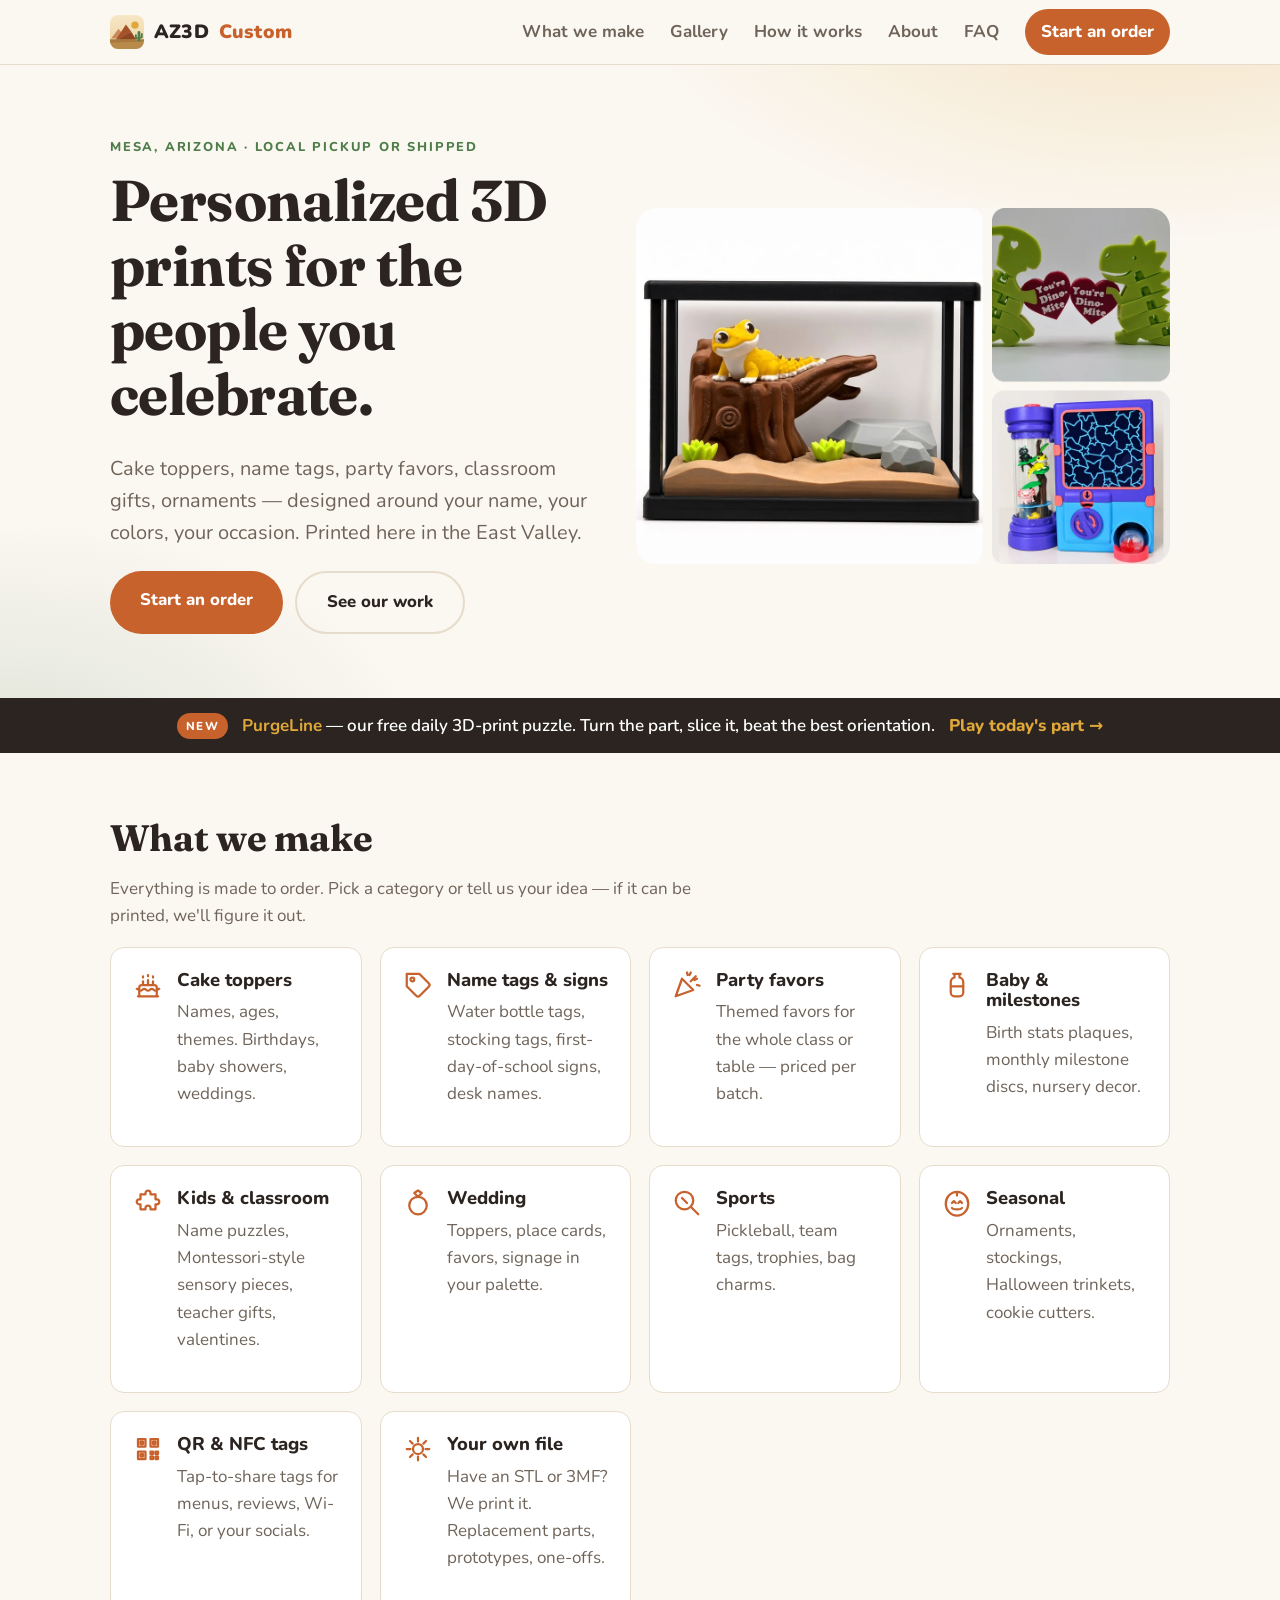
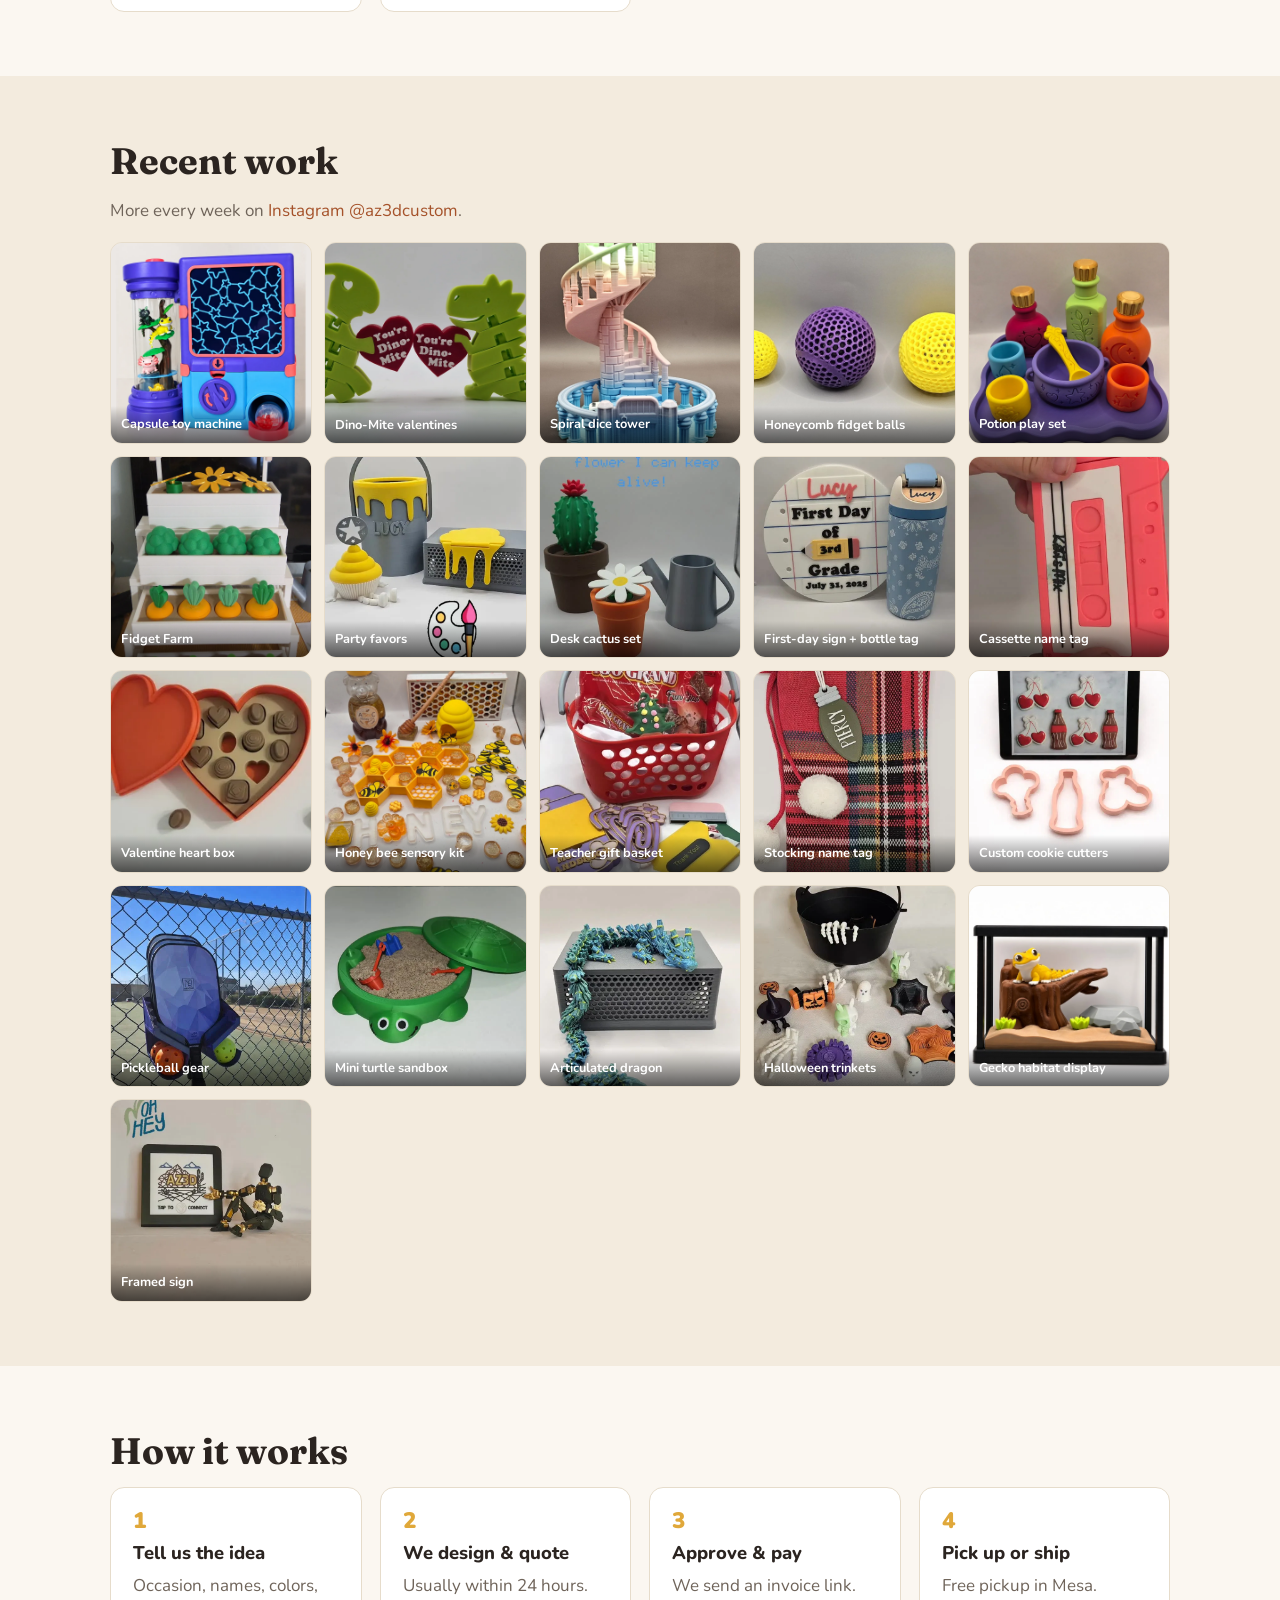
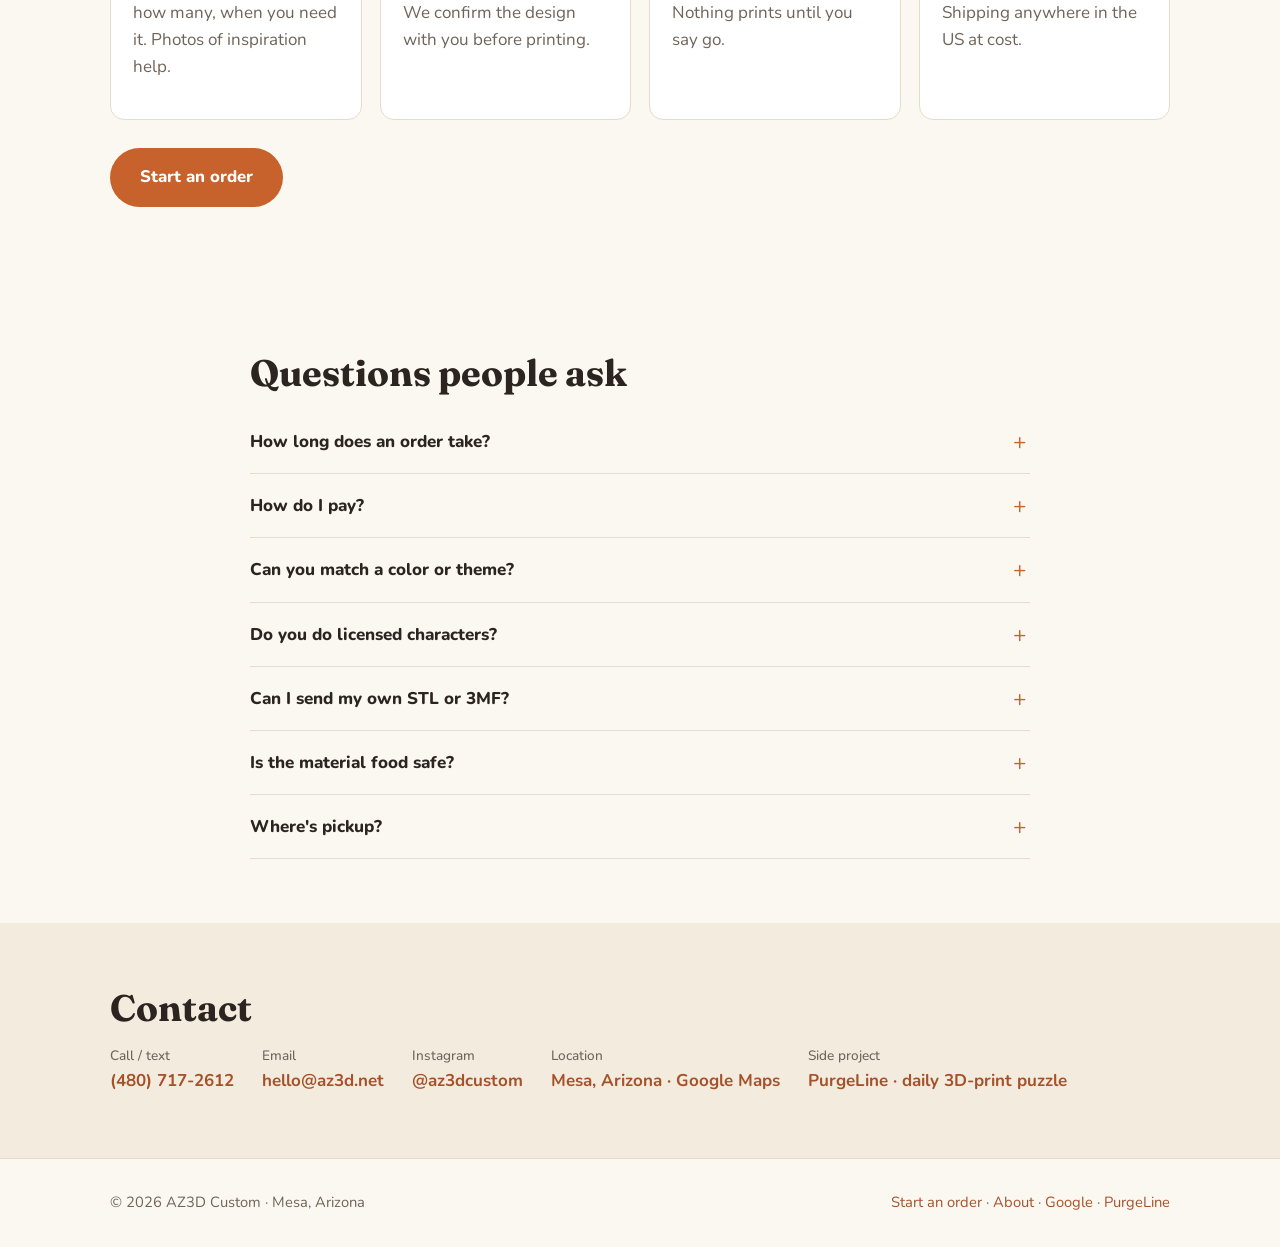
<file: index.html>
<!doctype html>
<html lang="en">
<head>
  <meta charset="utf-8">
  <meta name="viewport" content="width=device-width, initial-scale=1">
  <title>AZ3D Custom — Personalized 3D Prints, Mesa AZ</title>
  <meta name="description" content="Personalized 3D printed cake toppers, name tags, party favors, classroom gifts, ornaments and custom parts. Made in Mesa, Arizona. Local pickup or shipped.">
  <link rel="canonical" href="https://az3d.net/">
  <meta property="og:title" content="AZ3D Custom — Personalized 3D Prints, Mesa AZ">
  <meta property="og:description" content="Cake toppers, name tags, party favors, gifts — personalized and printed in Mesa, Arizona.">
  <meta property="og:image" content="https://az3d.net/assets/img/og.png">
  <meta property="og:image:width" content="1200">
  <meta property="og:image:height" content="630">
  <meta name="twitter:card" content="summary_large_image">
  <meta property="og:type" content="website">
  <link rel="icon" href="assets/mark.svg" type="image/svg+xml">
  <link rel="apple-touch-icon" href="assets/img/logo-256.png">
  <link rel="preconnect" href="https://fonts.googleapis.com">
  <link rel="preconnect" href="https://fonts.gstatic.com" crossorigin>
  <link href="https://fonts.googleapis.com/css2?family=Fraunces:wght@700&family=Nunito:wght@500;700;800;900&display=swap" rel="stylesheet">
  <link rel="stylesheet" href="assets/style.css?v=202609251430">
  <script type="application/ld+json">
  {
    "@context": "https://schema.org",
    "@type": "LocalBusiness",
    "name": "AZ3D Custom",
    "description": "Personalized 3D printed gifts, cake toppers, name tags, party favors and custom parts in Mesa, Arizona.",
    "url": "https://az3d.net/",
    "telephone": "+1-480-717-2612",
    "email": "hello@az3d.net",
    "image": "https://az3d.net/assets/img/logo.webp",
    "sameAs": ["https://www.instagram.com/az3dcustom/", "https://maps.google.com/?cid=6083793129453651787"],
    "address": { "@type": "PostalAddress", "addressLocality": "Mesa", "addressRegion": "AZ", "addressCountry": "US" },
    "areaServed": ["Mesa AZ", "Gilbert AZ", "Chandler AZ", "Tempe AZ", "Queen Creek AZ", "Phoenix AZ", "United States"]
  }
  </script>
  <script type="application/ld+json">
  {"@context": "https://schema.org", "@type": "FAQPage", "mainEntity": [{"@type": "Question", "name": "How long does an order take?", "acceptedAnswer": {"@type": "Answer", "text": "Most single items ship or are ready for pickup 3–5 days after you approve the design. Batches (party favors, class sets) usually 1–2 weeks. Need it faster? Say so in the order form — we'll tell you honestly what's possible."}}, {"@type": "Question", "name": "How do I pay?", "acceptedAnswer": {"@type": "Answer", "text": "Once you approve the design we send an invoice link. Nothing prints until it's paid. No deposits, no surprises."}}, {"@type": "Question", "name": "Can you match a color or theme?", "acceptedAnswer": {"@type": "Answer", "text": "Usually, yes. We stock a wide range of PLA colors and can order specific ones for larger jobs. Send a photo of the party colors or invitation and we'll get close."}}, {"@type": "Question", "name": "Do you do licensed characters?", "acceptedAnswer": {"@type": "Answer", "text": "No — we can't sell prints of trademarked characters or logos. We're happy to design something original in the same spirit (same colors, same vibe, no lawyers)."}}, {"@type": "Question", "name": "Can I send my own STL or 3MF?", "acceptedAnswer": {"@type": "Answer", "text": "Yes. Pick \"Print my own file\" on the order form and drop the file in. We'll check printability and quote it. Replacement parts, prototypes, one-offs all welcome."}}, {"@type": "Question", "name": "Is the material food safe?", "acceptedAnswer": {"@type": "Answer", "text": "Cookie cutters are printed in PLA, which is generally considered fine for short contact with dough. Hand-wash only, don't put them in the dishwasher, and don't use them as long-term food containers."}}, {"@type": "Question", "name": "Where's pickup?", "acceptedAnswer": {"@type": "Answer", "text": "Mesa, AZ — we'll text you the spot when your order's ready. Shipping anywhere in the US is available at cost."}}]}
  </script>
</head>
<body>
<header>
  <div class="wrap">
    <a class="logo" href="./"><img src="assets/mark.svg" alt="">AZ3D <span>Custom</span></a>
    <button class="burger" id="burger" aria-label="Menu" aria-expanded="false"><span></span><span></span><span></span></button>
    <nav id="nav">
      <a href="#make">What we make</a>
      <a href="#gallery">Gallery</a>
      <a href="#how">How it works</a>
      <a href="about.html">About</a>
      <a href="#faq">FAQ</a>
      <a class="btn" href="quote.html">Start an order</a>
    </nav>
  </div>
</header>

<section class="hero">
  <div class="wrap">
    <div>
      <div class="eyebrow">Mesa, Arizona · Local pickup or shipped</div>
      <h1>Personalized 3D prints for the people you celebrate.</h1>
      <p class="lead">Cake toppers, name tags, party favors, classroom gifts, ornaments — designed around your name, your colors, your occasion. Printed here in the East Valley.</p>
      <div class="cta">
        <a class="btn lg" href="quote.html">Start an order</a>
        <a class="btn ghost lg" href="#gallery">See our work</a>
      </div>
    </div>
    <div class="hero-logo"><img src="assets/img/hero-trio.webp" width="1200" height="800" alt="3D printed gecko display, Dino-Mite valentine dinosaurs, and a working capsule toy machine made by AZ3D Custom" fetchpriority="high"></div>
  </div>
</section>

<a class="strip" href="https://purgeline.com" rel="noopener" target="_blank" aria-label="Play PurgeLine, our free daily 3D-print puzzle">
  <span class="strip-tag">New</span>
  <span><strong>PurgeLine</strong> — our free daily 3D-print puzzle.<span class="strip-more"> Turn the part, slice it, beat the best orientation.</span></span>
  <span class="strip-go">Play today's part →</span>
</a>

<section id="make">
  <div class="wrap">
    <h2>What we make</h2>
    <p class="muted" style="max-width:640px">Everything is made to order. Pick a category or tell us your idea — if it can be printed, we'll figure it out.</p>
    <div class="grid">
      <div class="card cat"><div class="ico"><svg viewBox="0 0 24 24"><path d="M4 21h16M5 21v-7a2 2 0 0 1 2-2h10a2 2 0 0 1 2 2v7M3 15c1.5 0 1.5 1.5 3 1.5S7.5 15 9 15s1.5 1.5 3 1.5 1.5-1.5 3-1.5 1.5 1.5 3 1.5 1.5-1.5 3-1.5M8 12V9M12 12V8M16 12V9M8 6V5M12 5V4M16 6V5"/></svg></div><div><h3>Cake toppers</h3><p class="muted">Names, ages, themes. Birthdays, baby showers, weddings.</p></div></div>
      <div class="card cat"><div class="ico"><svg viewBox="0 0 24 24"><path d="M20.6 13.4 13.4 20.6a2 2 0 0 1-2.8 0L3 13V3h10l7.6 7.6a2 2 0 0 1 0 2.8Z"/><circle cx="7.5" cy="7.5" r="1.5"/></svg></div><div><h3>Name tags &amp; signs</h3><p class="muted">Water bottle tags, stocking tags, first-day-of-school signs, desk names.</p></div></div>
      <div class="card cat"><div class="ico"><svg viewBox="0 0 24 24"><path d="M3 21 8 7l9 9-14 5ZM14 4l1-2M18 8l2-1M15 9l4-4M12 2l.5 2M20 12l2 .5"/></svg></div><div><h3>Party favors</h3><p class="muted">Themed favors for the whole class or table — priced per batch.</p></div></div>
      <div class="card cat"><div class="ico"><svg viewBox="0 0 24 24"><path d="M9 3h6M10 3v3a4 4 0 0 0-3 4v8a3 3 0 0 0 3 3h4a3 3 0 0 0 3-3v-8a4 4 0 0 0-3-4V3M7 13h10"/></svg></div><div><h3>Baby &amp; milestones</h3><p class="muted">Birth stats plaques, monthly milestone discs, nursery decor.</p></div></div>
      <div class="card cat"><div class="ico"><svg viewBox="0 0 24 24"><path d="M10 4a2 2 0 1 1 4 0v1h4v4h1a2 2 0 1 1 0 4h-1v4h-4v-1a2 2 0 1 0-4 0v1H6v-4H5a2 2 0 1 1 0-4h1V5h4V4Z"/></svg></div><div><h3>Kids &amp; classroom</h3><p class="muted">Name puzzles, Montessori-style sensory pieces, teacher gifts, valentines.</p></div></div>
      <div class="card cat"><div class="ico"><svg viewBox="0 0 24 24"><circle cx="12" cy="14" r="7"/><path d="m9 4 3-2 3 2-3 3-3-3Z"/></svg></div><div><h3>Wedding</h3><p class="muted">Toppers, place cards, favors, signage in your palette.</p></div></div>
      <div class="card cat"><div class="ico"><svg viewBox="0 0 24 24"><circle cx="10" cy="10" r="7"/><path d="m15 15 6 6M12 12l-4-4"/></svg></div><div><h3>Sports</h3><p class="muted">Pickleball, team tags, trophies, bag charms.</p></div></div>
      <div class="card cat"><div class="ico"><svg viewBox="0 0 24 24"><path d="M12 22c-5 0-9-4.5-9-9.5S7 3 12 3s9 4.5 9 9.5S17 22 12 22ZM12 3v3M8 12l1.5-1.5L11 12M13 12l1.5-1.5L16 12M8 16c1 1.5 7 1.5 8 0"/></svg></div><div><h3>Seasonal</h3><p class="muted">Ornaments, stockings, Halloween trinkets, cookie cutters.</p></div></div>
      <div class="card cat"><div class="ico"><svg viewBox="0 0 24 24"><path d="M4 4h6v6H4zM14 4h6v6h-6zM4 14h6v6H4zM14 14h2v2h-2zM18 14h2v2h-2zM14 18h2v2h-2zM18 18h2v2h-2zM6 6h2v2H6zM16 6h2v2h-2zM6 16h2v2H6z"/></svg></div><div><h3>QR &amp; NFC tags</h3><p class="muted">Tap-to-share tags for menus, reviews, Wi-Fi, or your socials.</p></div></div>
      <div class="card cat"><div class="ico"><svg viewBox="0 0 24 24"><path d="M12 3v3M12 18v3M3 12h3M18 12h3M5.6 5.6l2.1 2.1M16.3 16.3l2.1 2.1M5.6 18.4l2.1-2.1M16.3 7.7l2.1-2.1"/><circle cx="12" cy="12" r="4"/></svg></div><div><h3>Your own file</h3><p class="muted">Have an STL or 3MF? We print it. Replacement parts, prototypes, one-offs.</p></div></div>
    </div>
  </div>
</section>

<section id="gallery" class="alt">
  <div class="wrap">
    <h2>Recent work</h2>
    <p class="muted">More every week on <a href="https://www.instagram.com/az3dcustom/" rel="noopener" target="_blank">Instagram @az3dcustom</a>.</p>
    <div class="gallery">
      <figure><img src="assets/img/gacha-machine.webp" alt="3D printed capsule toy machine with animal figures and display tower" loading="lazy"><figcaption>Capsule toy machine</figcaption></figure>
      <figure><img src="assets/img/dino-valentines.webp" alt="Two articulated dinosaurs holding You're Dino-Mite hearts" loading="lazy"><figcaption>Dino-Mite valentines</figcaption></figure>
      <figure><img src="assets/img/dice-tower.webp" alt="Pastel rainbow spiral staircase dice tower" loading="lazy"><figcaption>Spiral dice tower</figcaption></figure>
      <figure><img src="assets/img/fidget-balls.webp" alt="Honeycomb fidget balls in three sizes" loading="lazy"><figcaption>Honeycomb fidget balls</figcaption></figure>
      <figure><img src="assets/img/potion-set.webp" alt="Potion play set with tray, cauldron and bottles" loading="lazy"><figcaption>Potion play set</figcaption></figure>
      <figure><img src="assets/img/fidget-farm.webp" alt="Fidget Farm stand with spinning flowers, broccoli, carrots and radishes" loading="lazy"><figcaption>Fidget Farm</figcaption></figure>
      <figure><img src="assets/img/party-favors.webp" alt="Paint-bucket themed party favors" loading="lazy"><figcaption>Party favors</figcaption></figure>
      <figure><img src="assets/img/cactus-planters.webp" alt="3D printed cactus and flower planters" loading="lazy"><figcaption>Desk cactus set</figcaption></figure>
      <figure><img src="assets/img/first-day-sign.webp" alt="First day of 3rd grade sign with matching bottle tag" loading="lazy"><figcaption>First-day sign + bottle tag</figcaption></figure>
      <figure><img src="assets/img/cassette-name-tag.webp" alt="Pink cassette tape name tag" loading="lazy"><figcaption>Cassette name tag</figcaption></figure>
      <figure><img src="assets/img/heart-box.webp" alt="Heart shaped box with chocolates" loading="lazy"><figcaption>Valentine heart box</figcaption></figure>
      <figure><img src="assets/img/honey-bee-kit.webp" alt="Honey bee sensory play kit with honeycomb tray, hive and bees" loading="lazy"><figcaption>Honey bee sensory kit</figcaption></figure>
      <figure><img src="assets/img/school-basket.webp" alt="Back to school teacher gift basket" loading="lazy"><figcaption>Teacher gift basket</figcaption></figure>
      <figure><img src="assets/img/stocking-tag.webp" alt="Christmas stocking name tag" loading="lazy"><figcaption>Stocking name tag</figcaption></figure>
      <figure><img src="assets/img/cookie-cutters.webp" alt="Custom cookie cutters" loading="lazy"><figcaption>Custom cookie cutters</figcaption></figure>
      <figure><img src="assets/img/pickleball.webp" alt="Pickleball paddle cover" loading="lazy"><figcaption>Pickleball gear</figcaption></figure>
      <figure><img src="assets/img/turtle-sandbox.webp" alt="Miniature turtle sandbox" loading="lazy"><figcaption>Mini turtle sandbox</figcaption></figure>
      <figure><img src="assets/img/dragon.webp" alt="Articulated dragon" loading="lazy"><figcaption>Articulated dragon</figcaption></figure>
      <figure><img src="assets/img/halloween-trinkets.webp" alt="Halloween trinkets and treats" loading="lazy"><figcaption>Halloween trinkets</figcaption></figure>
      <figure><img src="assets/img/gecko-display.webp" alt="Gecko display habitat" loading="lazy"><figcaption>Gecko habitat display</figcaption></figure>
      <figure><img src="assets/img/oh-hey-frame.webp" alt="Framed AZ3D sign" loading="lazy"><figcaption>Framed sign</figcaption></figure>
    </div>
  </div>
</section>

<section id="how">
  <div class="wrap">
    <h2>How it works</h2>
    <div class="grid">
      <div class="card"><div class="num">1</div><h3>Tell us the idea</h3><p class="muted">Occasion, names, colors, how many, when you need it. Photos of inspiration help.</p></div>
      <div class="card"><div class="num">2</div><h3>We design &amp; quote</h3><p class="muted">Usually within 24 hours. We confirm the design with you before printing.</p></div>
      <div class="card"><div class="num">3</div><h3>Approve &amp; pay</h3><p class="muted">We send an invoice link. Nothing prints until you say go.</p></div>
      <div class="card"><div class="num">4</div><h3>Pick up or ship</h3><p class="muted">Free pickup in Mesa. Shipping anywhere in the US at cost.</p></div>
    </div>
    <p style="margin-top:28px"><a class="btn lg" href="quote.html">Start an order</a></p>
  </div>
</section>

<section id="faq">
  <div class="wrap" style="max-width:820px">
    <h2>Questions people ask</h2>
    <details><summary>How long does an order take?</summary><p>Most single items ship or are ready for pickup 3–5 days after you approve the design. Batches (party favors, class sets) usually 1–2 weeks. Need it faster? Say so in the order form — we'll tell you honestly what's possible.</p></details>
    <details><summary>How do I pay?</summary><p>Once you approve the design we send an invoice link. Nothing prints until it's paid. No deposits, no surprises.</p></details>
    <details><summary>Can you match a color or theme?</summary><p>Usually, yes. We stock a wide range of PLA colors and can order specific ones for larger jobs. Send a photo of the party colors or invitation and we'll get close.</p></details>
    <details><summary>Do you do licensed characters?</summary><p>No — we can't sell prints of trademarked characters or logos. We're happy to design something original in the same spirit (same colors, same vibe, no lawyers).</p></details>
    <details><summary>Can I send my own STL or 3MF?</summary><p>Yes. Pick "Print my own file" on the order form and drop the file in. We'll check printability and quote it. Replacement parts, prototypes, one-offs all welcome.</p></details>
    <details><summary>Is the material food safe?</summary><p>Cookie cutters are printed in PLA, which is generally considered fine for short contact with dough. Hand-wash only, don't put them in the dishwasher, and don't use them as long-term food containers.</p></details>
    <details><summary>Where's pickup?</summary><p>Mesa, AZ — we'll text you the spot when your order's ready. Shipping anywhere in the US is available at cost.</p></details>
  </div>
</section>

<section id="contact" class="alt">
  <div class="wrap">
    <h2>Contact</h2>
    <div class="contact">
      <div><span>Call / text</span><a href="tel:+14807172612">(480) 717-2612</a></div>
      <div><span>Email</span><a href="mailto:hello@az3d.net">hello@az3d.net</a></div>
      <div><span>Instagram</span><a href="https://www.instagram.com/az3dcustom/" rel="noopener" target="_blank">@az3dcustom</a></div>
      <div><span>Location</span><a href="https://maps.google.com/?cid=6083793129453651787" rel="noopener" target="_blank">Mesa, Arizona · Google Maps</a></div>
      <div><span>Side project</span><a href="https://purgeline.com" rel="noopener" target="_blank">PurgeLine · daily 3D-print puzzle</a></div>
    </div>
  </div>
</section>

<div class="lightbox" id="lightbox" hidden>
  <button class="lb-close" id="lb-close" aria-label="Close">×</button>
  <button class="lb-prev" id="lb-prev" aria-label="Previous">‹</button>
  <img id="lb-img" alt="">
  <button class="lb-next" id="lb-next" aria-label="Next">›</button>
  <div class="lb-cap" id="lb-cap"></div>
</div>
<div class="sticky-cta" id="sticky-cta"><a class="btn" href="quote.html">Start an order</a></div>

<footer>
  <div class="wrap">
    <div>© <span id="yr"></span> AZ3D Custom · Mesa, Arizona</div>
    <div><a href="quote.html">Start an order</a> · <a href="about.html">About</a> · <a href="https://maps.google.com/?cid=6083793129453651787" rel="noopener" target="_blank">Google</a> · <a href="https://purgeline.com" rel="noopener" target="_blank">PurgeLine</a></div>
  </div>
</footer>
<script src="assets/main.js?v=202609161400" defer></script>
</body>
</html>
</file>
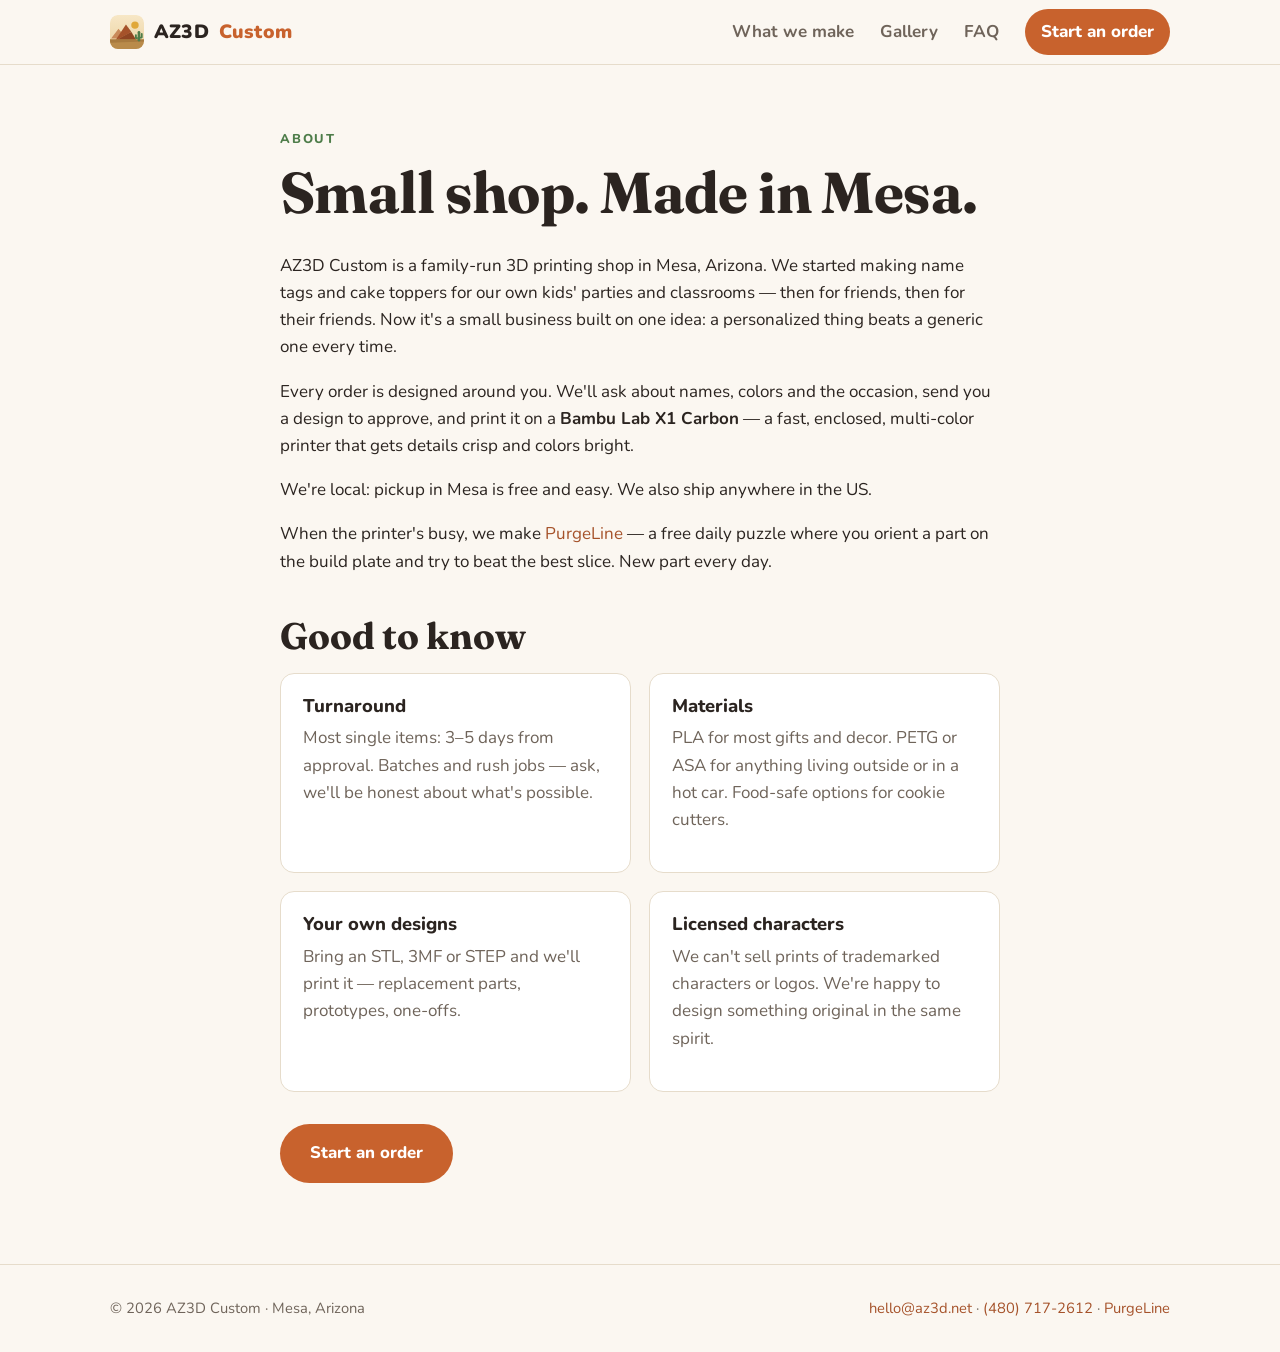
<file: about.html>
<!doctype html>
<html lang="en">
<head>
  <meta charset="utf-8">
  <meta name="viewport" content="width=device-width, initial-scale=1">
  <title>About — AZ3D Custom</title>
  <meta name="description" content="AZ3D Custom is a family-run 3D printing shop in Mesa, Arizona making personalized gifts, party pieces and custom parts.">
  <meta property="og:image" content="https://az3d.net/assets/img/og.png">
  <meta property="og:image:width" content="1200">
  <meta property="og:image:height" content="630">
  <link rel="canonical" href="https://az3d.net/about.html">
  <link rel="icon" href="assets/mark.svg" type="image/svg+xml">
  <link rel="preconnect" href="https://fonts.googleapis.com">
  <link rel="preconnect" href="https://fonts.gstatic.com" crossorigin>
  <link href="https://fonts.googleapis.com/css2?family=Fraunces:wght@700&family=Nunito:wght@500;700;800;900&display=swap" rel="stylesheet">
  <link rel="stylesheet" href="assets/style.css?v=202609251430">
</head>
<body>
<header>
  <div class="wrap">
    <a class="logo" href="./"><img src="assets/mark.svg" alt="">AZ3D <span>Custom</span></a>
    <button class="burger" id="burger" aria-label="Menu" aria-expanded="false"><span></span><span></span><span></span></button>
    <nav id="nav">
      <a href="./#make">What we make</a>
      <a href="./#gallery">Gallery</a>
      <a href="./#faq">FAQ</a>
      <a class="btn" href="quote.html">Start an order</a>
    </nav>
  </div>
</header>

<section>
  <div class="wrap" style="max-width:760px">
    <div class="eyebrow">About</div>
    <h1>Small shop. Made in Mesa.</h1>
    <p>AZ3D Custom is a family-run 3D printing shop in Mesa, Arizona. We started making name tags and cake toppers for our own kids' parties and classrooms — then for friends, then for their friends. Now it's a small business built on one idea: a personalized thing beats a generic one every time.</p>
    <p>Every order is designed around you. We'll ask about names, colors and the occasion, send you a design to approve, and print it on a <strong>Bambu Lab X1 Carbon</strong> — a fast, enclosed, multi-color printer that gets details crisp and colors bright.</p>
    <p>We're local: pickup in Mesa is free and easy. We also ship anywhere in the US.</p>
    <p>When the printer's busy, we make <a href="https://purgeline.com" rel="noopener" target="_blank">PurgeLine</a> — a free daily puzzle where you orient a part on the build plate and try to beat the best slice. New part every day.</p>

    <h2 style="margin-top:40px">Good to know</h2>
    <div class="grid">
      <div class="card"><h3>Turnaround</h3><p class="muted">Most single items: 3–5 days from approval. Batches and rush jobs — ask, we'll be honest about what's possible.</p></div>
      <div class="card"><h3>Materials</h3><p class="muted">PLA for most gifts and decor. PETG or ASA for anything living outside or in a hot car. Food-safe options for cookie cutters.</p></div>
      <div class="card"><h3>Your own designs</h3><p class="muted">Bring an STL, 3MF or STEP and we'll print it — replacement parts, prototypes, one-offs.</p></div>
      <div class="card"><h3>Licensed characters</h3><p class="muted">We can't sell prints of trademarked characters or logos. We're happy to design something original in the same spirit.</p></div>
    </div>

    <p style="margin-top:32px"><a class="btn lg" href="quote.html">Start an order</a></p>
  </div>
</section>

<div class="sticky-cta" id="sticky-cta"><a class="btn" href="quote.html">Start an order</a></div>

<footer>
  <div class="wrap">
    <div>© <span id="yr"></span> AZ3D Custom · Mesa, Arizona</div>
    <div><a href="mailto:hello@az3d.net">hello@az3d.net</a> · <a href="tel:+14807172612">(480) 717-2612</a> · <a href="https://purgeline.com" rel="noopener" target="_blank">PurgeLine</a></div>
  </div>
</footer>
<script src="assets/main.js?v=202609151630" defer></script>
</body>
</html>
</file>
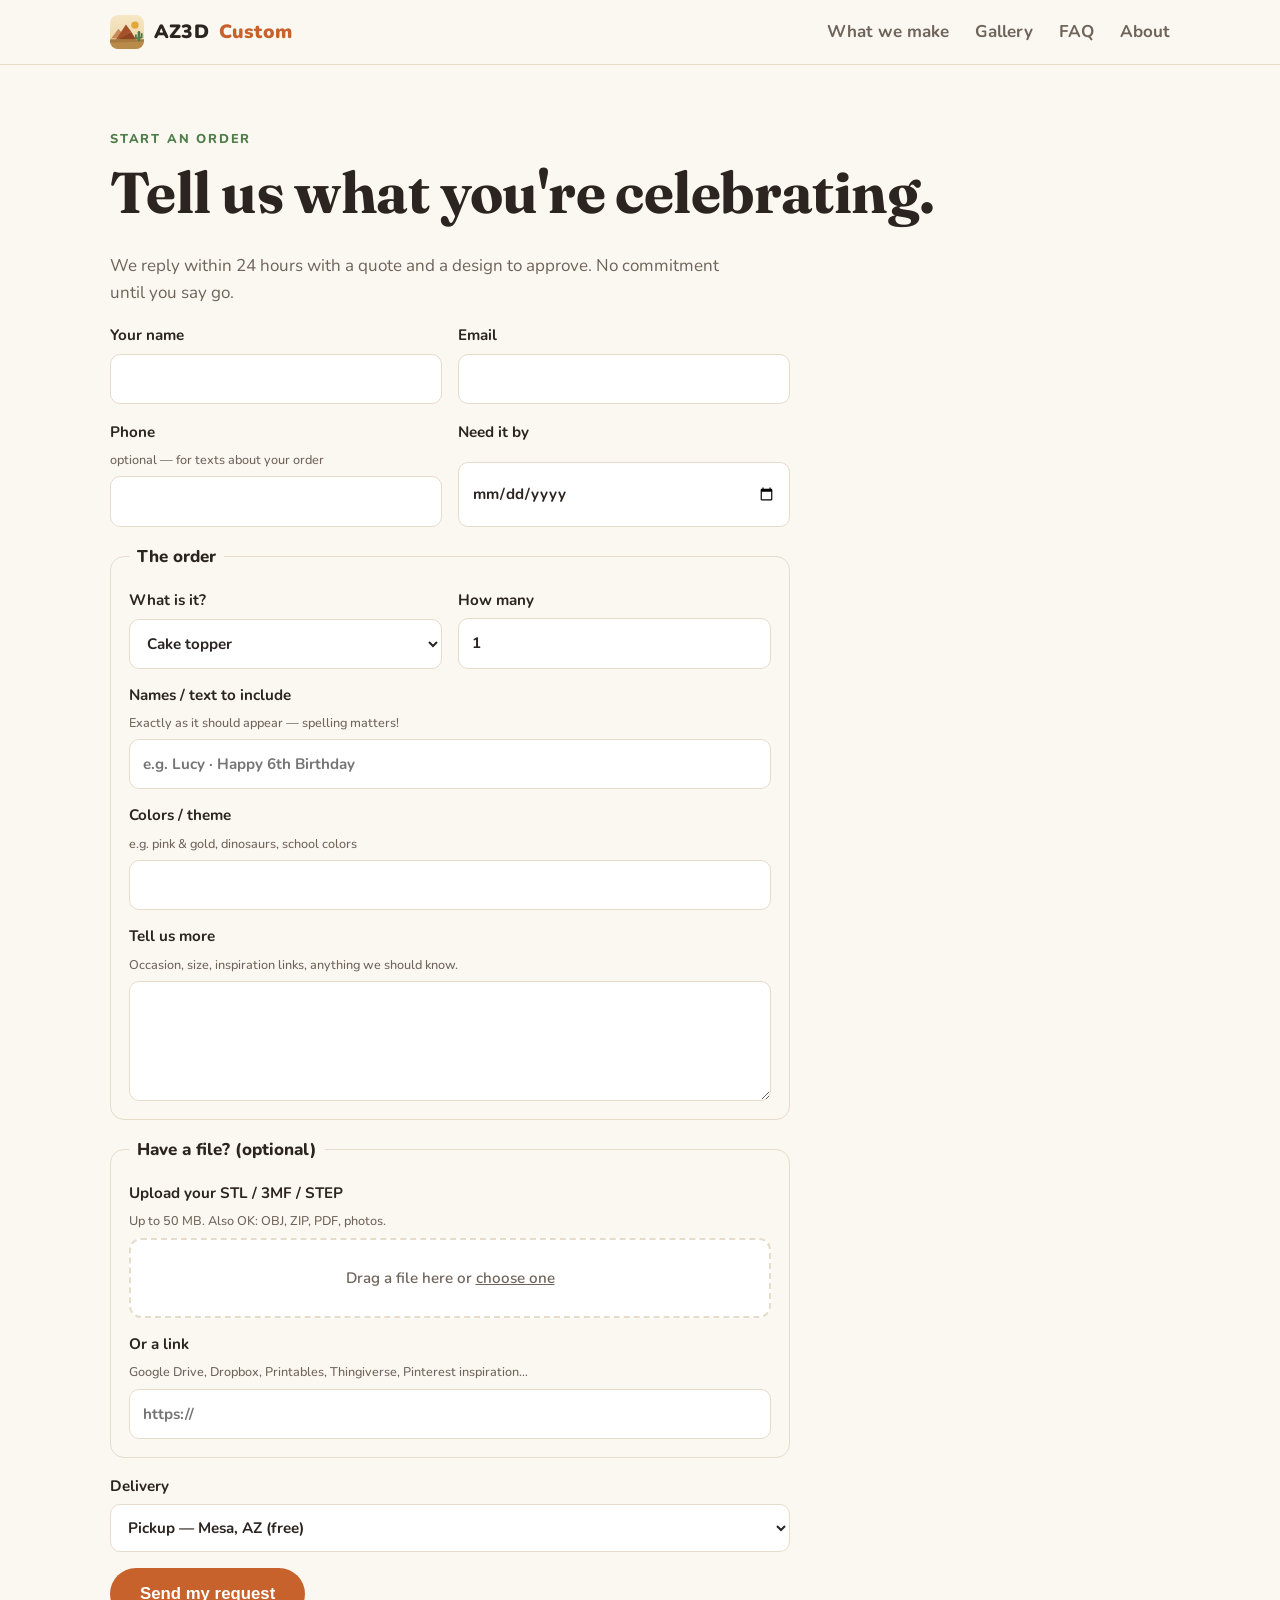
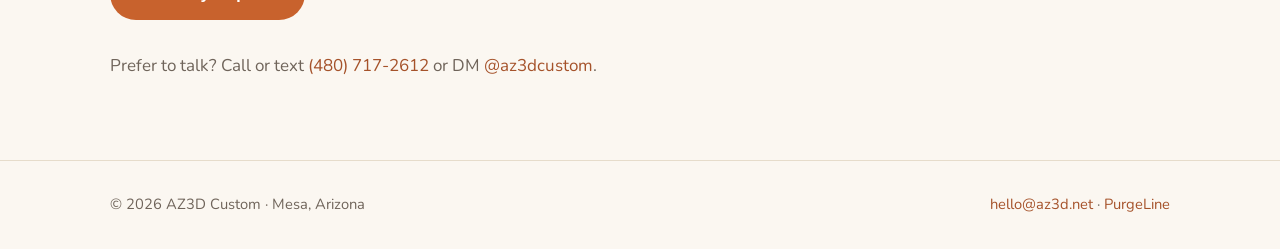
<file: quote.html>
<!doctype html>
<html lang="en">
<head>
  <meta charset="utf-8">
  <meta name="viewport" content="width=device-width, initial-scale=1">
  <title>Start an Order — AZ3D Custom</title>
  <meta name="description" content="Start a custom 3D print order with AZ3D Custom in Mesa, AZ. Tell us the occasion, names and colors — or send your own STL/3MF — and get a quote within 24 hours.">
  <meta property="og:image" content="https://az3d.net/assets/img/og.png">
  <meta property="og:image:width" content="1200">
  <meta property="og:image:height" content="630">
  <link rel="canonical" href="https://az3d.net/quote.html">
  <link rel="icon" href="assets/mark.svg" type="image/svg+xml">
  <link rel="preconnect" href="https://fonts.googleapis.com">
  <link rel="preconnect" href="https://fonts.gstatic.com" crossorigin>
  <link href="https://fonts.googleapis.com/css2?family=Fraunces:wght@700&family=Nunito:wght@500;700;800;900&display=swap" rel="stylesheet">
  <link rel="stylesheet" href="assets/style.css?v=202609251430">
</head>
<body>
<header>
  <div class="wrap">
    <a class="logo" href="./"><img src="assets/mark.svg" alt="">AZ3D <span>Custom</span></a>
    <button class="burger" id="burger" aria-label="Menu" aria-expanded="false"><span></span><span></span><span></span></button>
    <nav id="nav">
      <a href="./#make">What we make</a>
      <a href="./#gallery">Gallery</a>
      <a href="./#faq">FAQ</a>
      <a href="about.html">About</a>
    </nav>
  </div>
</header>

<section>
  <div class="wrap">
    <div class="eyebrow">Start an order</div>
    <h1>Tell us what you're celebrating.</h1>
    <p class="muted" style="max-width:620px">We reply within 24 hours with a quote and a design to approve. No commitment until you say go.</p>

    <form id="quote-form" data-endpoint="https://formspree.io/f/mvkoeqdo" method="POST" novalidate>
      <div class="row">
        <label>Your name <input name="name" required autocomplete="name"></label>
        <label>Email <input name="email" type="email" required autocomplete="email"></label>
      </div>
      <div class="row">
        <label>Phone <small>optional — for texts about your order</small><input name="phone" type="tel" autocomplete="tel"></label>
        <label>Need it by <input name="need_by" type="date"></label>
      </div>

      <fieldset>
        <legend>The order</legend>
        <div class="row">
          <label>What is it?
            <select name="product">
              <option>Cake topper</option>
              <option>Name tag / sign</option>
              <option>Party favors</option>
              <option>Baby / milestone</option>
              <option>Kids / classroom</option>
              <option>Wedding</option>
              <option>Sports</option>
              <option>Seasonal / ornament</option>
              <option>QR / NFC tag</option>
              <option>Cookie cutter</option>
              <option>Print my own file (STL / 3MF)</option>
              <option>Something else</option>
            </select>
          </label>
          <label>How many <input name="qty" type="number" min="1" value="1"></label>
        </div>
        <label>Names / text to include <small>Exactly as it should appear — spelling matters!</small><input name="text" placeholder="e.g. Lucy · Happy 6th Birthday"></label>
        <label>Colors / theme <small>e.g. pink &amp; gold, dinosaurs, school colors</small><input name="colors"></label>
        <label>Tell us more
          <small>Occasion, size, inspiration links, anything we should know.</small>
          <textarea name="notes"></textarea>
        </label>
      </fieldset>

      <fieldset>
        <legend>Have a file? (optional)</legend>
        <label>Upload your STL / 3MF / STEP
          <small>Up to 50 MB. Also OK: OBJ, ZIP, PDF, photos.</small>
          <div class="drop" id="drop">
            <input id="file" type="file" accept=".stl,.3mf,.step,.stp,.obj,.zip,.png,.jpg,.jpeg,.pdf">
            <span id="drop-text">Drag a file here or <u>choose one</u></span>
          </div>
        </label>
        <label>Or a link
          <small>Google Drive, Dropbox, Printables, Thingiverse, Pinterest inspiration…</small>
          <input name="file_link" type="url" placeholder="https://">
        </label>
      </fieldset>

      <label>Delivery
        <select name="delivery">
          <option>Pickup — Mesa, AZ (free)</option>
          <option>Ship (US)</option>
        </select>
      </label>

      <input type="text" name="_gotcha" style="display:none" tabindex="-1" autocomplete="off">

      <div><button class="btn lg" type="submit">Send my request</button></div>
      <div id="form-status" class="notice" hidden></div>
    </form>

    <p class="muted" style="margin-top:32px">Prefer to talk? Call or text <a href="tel:+14807172612">(480) 717-2612</a> or DM <a href="https://www.instagram.com/az3dcustom/" rel="noopener" target="_blank">@az3dcustom</a>.</p>
  </div>
</section>

<footer>
  <div class="wrap">
    <div>© <span id="yr"></span> AZ3D Custom · Mesa, Arizona</div>
    <div><a href="mailto:hello@az3d.net">hello@az3d.net</a> · <a href="https://purgeline.com" rel="noopener" target="_blank">PurgeLine</a></div>
  </div>
</footer>
<script src="assets/main.js?v=202609151630" defer></script>
</body>
</html>
</file>
<file: assets/style.css>
/* AZ3D Custom — warm desert palette pulled from the logo */
:root {
  --bg: #FBF7F1;        /* cream */
  --bg-2: #F3EBDE;      /* sand */
  --panel: #FFFFFF;
  --line: #E6DCCB;
  --text: #2B2420;
  --muted: #6F645A;
  --accent: #C8622D;    /* terracotta */
  --accent-dark: #A5522A;
  --gold: #E0A83A;
  --sage: #7A9E7E;
  --sage-dark: #4E7D4A;
  --radius: 14px;
  --max: 1100px;
  --font: "Nunito", "Inter", system-ui, -apple-system, "Segoe UI", Roboto, sans-serif;
  --head: "Fraunces", Georgia, serif;
}
* { box-sizing: border-box; }
html { scroll-behavior: smooth; }
body {
  margin: 0; font-family: var(--font); font-size: 17px; line-height: 1.6;
  color: var(--text); background: var(--bg); -webkit-font-smoothing: antialiased;
}
a { color: var(--accent-dark); text-decoration: none; }
a:hover { text-decoration: underline; }
img { max-width: 100%; display: block; }
h1, h2, h3 { line-height: 1.12; margin: 0 0 .45em; }
h1 { font-family: var(--head); font-weight: 700; font-size: clamp(2.1rem, 5vw, 3.6rem); letter-spacing: -.01em; }
h2 { font-family: var(--head); font-weight: 700; font-size: clamp(1.6rem, 3vw, 2.3rem); }
h3 { font-size: 1.15rem; font-weight: 800; }
p { margin: 0 0 1em; }
.muted { color: var(--muted); }
.wrap { max-width: var(--max); margin: 0 auto; padding: 0 20px; }
section { padding: 64px 0; }
.alt { background: var(--bg-2); }

/* header */
header { position: sticky; top: 0; z-index: 10; background: rgba(251,247,241,.92); backdrop-filter: blur(10px); border-bottom: 1px solid var(--line); }
header .wrap { display: flex; align-items: center; justify-content: space-between; height: 64px; }
.logo { display: flex; align-items: center; gap: 10px; font-weight: 900; font-size: 1.2rem; color: var(--text); letter-spacing: .01em; }
.logo img { width: 34px; height: 34px; border-radius: 8px; }
.logo span { color: var(--accent); }
nav a { color: var(--muted); margin-left: 22px; font-weight: 700; }
nav a:hover { color: var(--text); text-decoration: none; }
nav a.btn { color: #fff; padding: 9px 16px; }
@media (max-width: 720px) { nav a:not(.btn) { display: none; } nav a.btn { margin-left: 0; } }

/* buttons */
.btn { display: inline-block; padding: 13px 24px; border-radius: 999px; background: var(--accent); color: #fff; font-weight: 800; border: 0; cursor: pointer; transition: transform .1s, background .15s; }
.btn:hover { background: var(--accent-dark); text-decoration: none; transform: translateY(-1px); }
.btn.ghost { background: transparent; border: 2px solid var(--line); color: var(--text); }
.btn.ghost:hover { border-color: var(--muted); background: var(--panel); }
.btn.lg { padding: 16px 30px; font-size: 1.05rem; }

/* hero */
.hero { padding: 72px 0 64px; background: radial-gradient(900px 500px at 90% -20%, rgba(224,168,58,.28), transparent 60%), radial-gradient(700px 400px at 0% 110%, rgba(122,158,126,.22), transparent 60%); }
.hero .wrap { display: grid; grid-template-columns: 1fr 1.1fr; gap: 40px; align-items: center; }
@media (max-width: 820px) { .hero .wrap { grid-template-columns: 1fr; } .hero-logo { order: -1; } }
.hero-logo img { width: 100%; height: auto; border-radius: 20px; }
.hero p.lead { font-size: 1.25rem; color: var(--muted); max-width: 560px; }
.hero .cta { display: flex; gap: 12px; flex-wrap: wrap; margin-top: 22px; }
/* Cross-promo strip under the hero: PurgeLine. */
.strip { display: flex; align-items: center; justify-content: center; gap: 14px; flex-wrap: wrap; padding: 14px 20px; background: var(--text); color: #fff; font-weight: 600; text-decoration: none; text-align: center; }
.strip:hover { background: #1c1613; text-decoration: none; }
.strip strong { color: var(--gold); }
.strip-tag { font-size: .72rem; font-weight: 800; letter-spacing: .12em; text-transform: uppercase; background: var(--accent); color: #fff; padding: 4px 9px; border-radius: 999px; }
.strip-go { font-weight: 800; color: var(--gold); white-space: nowrap; }
.strip:hover .strip-go { text-decoration: underline; }
@media (max-width: 640px) { .strip { padding: 12px 16px; gap: 8px 12px; font-size: .95rem; } .strip-tag, .strip-more { display: none; } }

.eyebrow { font-size: .8rem; font-weight: 800; color: var(--sage-dark); text-transform: uppercase; letter-spacing: .14em; margin-bottom: 12px; }

/* grids / cards */
.grid { display: grid; gap: 18px; grid-template-columns: repeat(auto-fit, minmax(230px, 1fr)); }
.card { background: var(--panel); border: 1px solid var(--line); border-radius: var(--radius); padding: 22px; }
.card h3 { margin-top: 0; }
.card .num { font-weight: 900; color: var(--gold); font-size: 1.4rem; line-height: 1; margin-bottom: 10px; }
.cat { display: flex; gap: 14px; align-items: flex-start; }
.cat .ico { font-size: 1.6rem; line-height: 1; }

/* gallery */
.gallery { display: grid; gap: 12px; grid-template-columns: repeat(auto-fill, minmax(180px, 1fr)); }
.gallery figure { margin: 0; border-radius: 12px; overflow: hidden; background: var(--panel); border: 1px solid var(--line); aspect-ratio: 1; }
.gallery img { width: 100%; height: 100%; object-fit: cover; transition: transform .25s; }
.gallery figure:hover img { transform: scale(1.04); }
.gallery figcaption { position: absolute; left: 0; right: 0; bottom: 0; padding: 8px 10px; font-size: .8rem; font-weight: 700; color: #fff; background: linear-gradient(transparent, rgba(0,0,0,.6)); }
.gallery figure { position: relative; }

/* forms */
form { display: grid; gap: 16px; max-width: 680px; }
label { display: grid; gap: 6px; font-weight: 700; font-size: .95rem; }
label small { color: var(--muted); font-weight: 500; }
input, select, textarea { width: 100%; padding: 12px 13px; border-radius: 10px; border: 1px solid var(--line); background: var(--panel); color: var(--text); font: inherit; }
input:focus, select:focus, textarea:focus { outline: 3px solid rgba(200,98,45,.35); outline-offset: 1px; border-color: var(--accent); }
textarea { min-height: 120px; resize: vertical; }
.row { display: grid; gap: 16px; grid-template-columns: 1fr 1fr; }
@media (max-width: 560px) { .row { grid-template-columns: 1fr; } }
.notice { background: var(--bg-2); border-left: 4px solid var(--gold); padding: 12px 16px; border-radius: 8px; font-size: .95rem; }
.ok { border-left-color: var(--sage); }
fieldset { border: 1px solid var(--line); border-radius: var(--radius); padding: 18px; margin: 0; display: grid; gap: 14px; }
legend { font-weight: 800; padding: 0 8px; }

/* contact */
.contact { display: flex; gap: 28px; flex-wrap: wrap; font-weight: 700; }
.contact span { color: var(--muted); font-weight: 500; display: block; font-size: .85rem; }

/* footer */
footer { border-top: 1px solid var(--line); padding: 32px 0; color: var(--muted); font-size: .92rem; }
footer .wrap { display: flex; justify-content: space-between; flex-wrap: wrap; gap: 12px; }

/* file drop */
.drop { position: relative; border: 2px dashed var(--line); border-radius: 12px; padding: 26px 16px; text-align: center; background: var(--panel); color: var(--muted); font-weight: 600; transition: border-color .15s, background .15s; }
.drop.over { border-color: var(--accent); background: var(--bg-2); }
.drop.has { border-style: solid; border-color: var(--sage); color: var(--text); }
.drop input { position: absolute; inset: 0; width: 100%; height: 100%; opacity: 0; cursor: pointer; }

/* mobile header */
header .wrap { gap: 12px; }
nav { flex-shrink: 0; }
nav a.btn { white-space: nowrap; }
@media (max-width: 720px) {
  .logo { font-size: 1.05rem; gap: 8px; }
  .logo img { width: 30px; height: 30px; }
  nav a.btn { font-size: .9rem; padding: 8px 14px; }
}

/* icons */
.cat .ico svg { width: 30px; height: 30px; fill: none; stroke: var(--accent); stroke-width: 1.8; stroke-linecap: round; stroke-linejoin: round; }

/* hamburger + mobile nav */
.burger { display: none; background: none; border: 0; padding: 8px; cursor: pointer; margin-left: auto; }
.burger span { display: block; width: 22px; height: 2px; background: var(--text); margin: 5px 0; border-radius: 2px; transition: transform .2s, opacity .2s; }
.burger[aria-expanded="true"] span:nth-child(1) { transform: translateY(7px) rotate(45deg); }
.burger[aria-expanded="true"] span:nth-child(2) { opacity: 0; }
.burger[aria-expanded="true"] span:nth-child(3) { transform: translateY(-7px) rotate(-45deg); }
@media (max-width: 720px) {
  .burger { display: block; }
  nav a:not(.btn) { display: block; }
  nav { display: contents; }
  nav a:not(.btn) { display: none; }
  header.open nav a:not(.btn) { display: block; }
  header.open nav { display: block; position: absolute; left: 0; right: 0; top: 64px; background: var(--bg); border-bottom: 1px solid var(--line); padding: 8px 20px 16px; box-shadow: 0 12px 30px rgba(43,36,32,.12); }
  header.open nav a { margin: 0; padding: 12px 0; font-size: 1.05rem; border-bottom: 1px solid var(--line); }
  header.open nav a.btn { display: inline-block; margin-top: 14px; padding: 12px 22px; border: 0; }
  header:not(.open) nav a.btn { display: none; }
}

/* FAQ */
details { border-bottom: 1px solid var(--line); padding: 4px 0; }
summary { cursor: pointer; font-weight: 800; padding: 14px 32px 14px 0; position: relative; list-style: none; }
summary::-webkit-details-marker { display: none; }
summary::after { content: "+"; position: absolute; right: 4px; top: 10px; font-size: 1.4rem; color: var(--accent); font-weight: 400; transition: transform .2s; }
details[open] summary::after { transform: rotate(45deg); }
details p { margin: 0 0 16px; color: var(--muted); max-width: 720px; }

/* lightbox */
.gallery figure { cursor: zoom-in; }
.lightbox[hidden] { display: none; }
.lightbox { position: fixed; inset: 0; z-index: 50; background: rgba(20,16,12,.92); display: flex; align-items: center; justify-content: center; }
.lightbox img { max-width: min(92vw, 900px); max-height: 82vh; border-radius: 12px; box-shadow: 0 30px 80px rgba(0,0,0,.5); }
.lightbox button { position: absolute; background: rgba(255,255,255,.1); color: #fff; border: 0; font-size: 2rem; line-height: 1; width: 48px; height: 48px; border-radius: 50%; cursor: pointer; }
.lightbox button:hover { background: rgba(255,255,255,.22); }
.lb-close { top: 16px; right: 16px; }
.lb-prev { left: 12px; top: 50%; transform: translateY(-50%); }
.lb-next { right: 12px; top: 50%; transform: translateY(-50%); }
.lb-cap { position: absolute; bottom: 20px; left: 0; right: 0; text-align: center; color: #fff; font-weight: 700; }

/* sticky mobile CTA */
.sticky-cta { display: none; }
@media (max-width: 720px) {
  .sticky-cta { display: block; position: fixed; left: 0; right: 0; bottom: 0; z-index: 20; padding: 10px 16px calc(10px + env(safe-area-inset-bottom)); background: rgba(251,247,241,.94); backdrop-filter: blur(10px); border-top: 1px solid var(--line); transform: translateY(110%); transition: transform .25s; }
  .sticky-cta.show { transform: none; }
  .sticky-cta .btn { display: block; text-align: center; }
  body.has-sticky footer { padding-bottom: 90px; }
}
</file>
